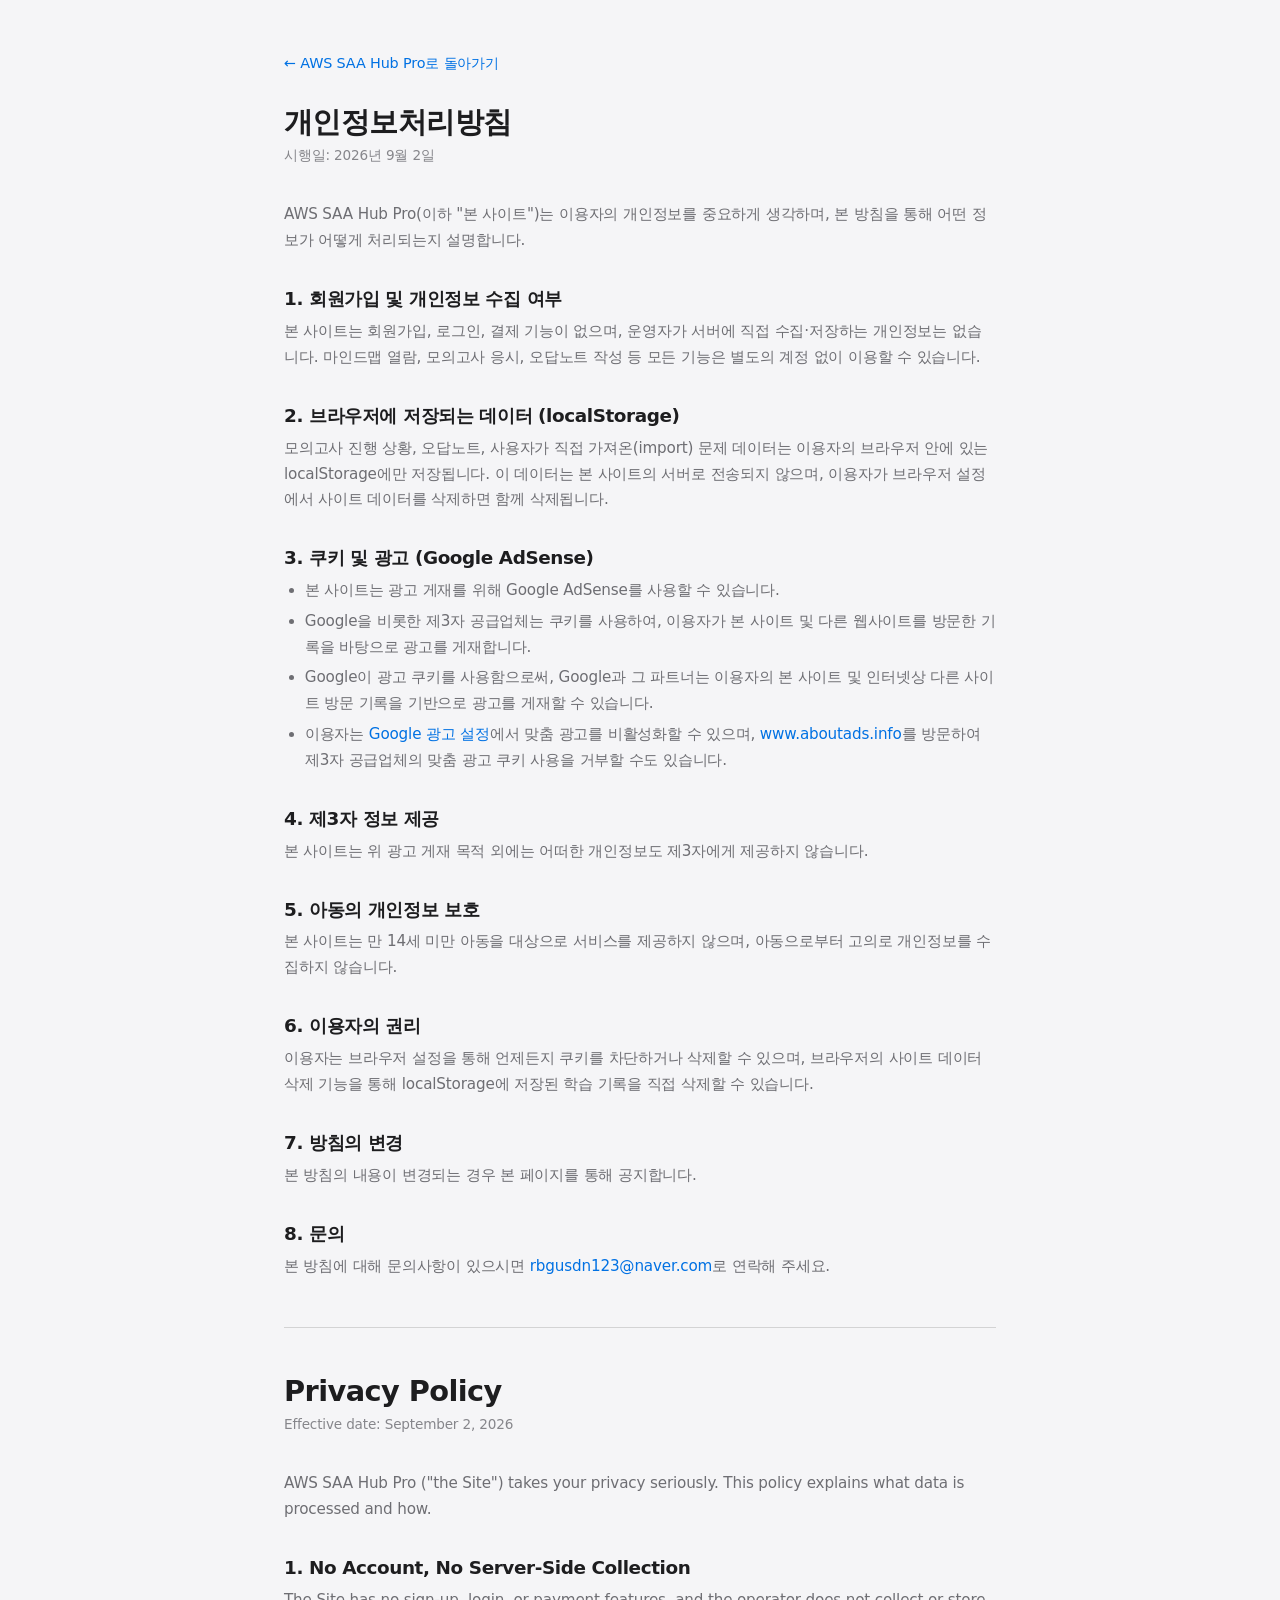
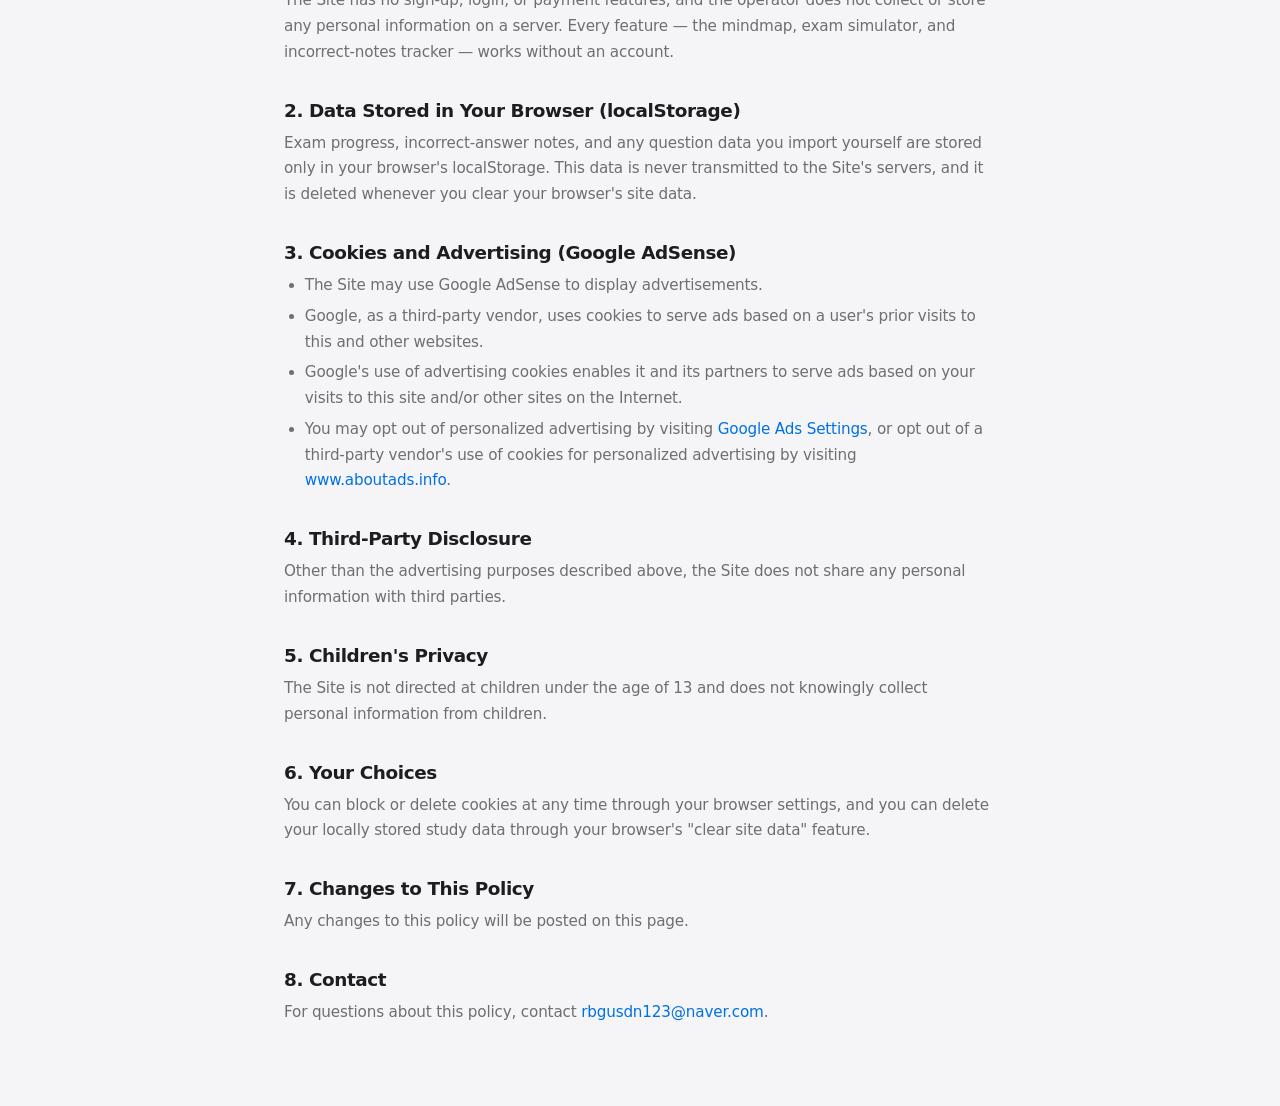
<file: privacy.html>
<!DOCTYPE html>
<html lang="ko">
<head>
  <meta charset="UTF-8">
  <meta name="viewport" content="width=device-width, initial-scale=1.0">
  <title>개인정보처리방침 | AWS SAA Hub Pro</title>
  <meta name="description" content="Privacy Policy for AWS SAA Hub Pro.">
  <meta name="robots" content="noindex">
  <link rel="stylesheet" href="styles.css">
</head>
<body>
  <div class="legal-page">
    <a class="legal-back" href="index.html">&larr; AWS SAA Hub Pro로 돌아가기</a>

    <h1>개인정보처리방침</h1>
    <p class="legal-meta">시행일: 2026년 9월 2일</p>

    <p>AWS SAA Hub Pro(이하 "본 사이트")는 이용자의 개인정보를 중요하게 생각하며, 본 방침을 통해 어떤 정보가 어떻게 처리되는지 설명합니다.</p>

    <h2>1. 회원가입 및 개인정보 수집 여부</h2>
    <p>본 사이트는 회원가입, 로그인, 결제 기능이 없으며, 운영자가 서버에 직접 수집·저장하는 개인정보는 없습니다. 마인드맵 열람, 모의고사 응시, 오답노트 작성 등 모든 기능은 별도의 계정 없이 이용할 수 있습니다.</p>

    <h2>2. 브라우저에 저장되는 데이터 (localStorage)</h2>
    <p>모의고사 진행 상황, 오답노트, 사용자가 직접 가져온(import) 문제 데이터는 이용자의 브라우저 안에 있는 localStorage에만 저장됩니다. 이 데이터는 본 사이트의 서버로 전송되지 않으며, 이용자가 브라우저 설정에서 사이트 데이터를 삭제하면 함께 삭제됩니다.</p>

    <h2>3. 쿠키 및 광고 (Google AdSense)</h2>
    <ul>
      <li>본 사이트는 광고 게재를 위해 Google AdSense를 사용할 수 있습니다.</li>
      <li>Google을 비롯한 제3자 공급업체는 쿠키를 사용하여, 이용자가 본 사이트 및 다른 웹사이트를 방문한 기록을 바탕으로 광고를 게재합니다.</li>
      <li>Google이 광고 쿠키를 사용함으로써, Google과 그 파트너는 이용자의 본 사이트 및 인터넷상 다른 사이트 방문 기록을 기반으로 광고를 게재할 수 있습니다.</li>
      <li>이용자는 <a href="https://adssettings.google.com/" target="_blank" rel="noopener">Google 광고 설정</a>에서 맞춤 광고를 비활성화할 수 있으며, <a href="https://www.aboutads.info/choices/" target="_blank" rel="noopener">www.aboutads.info</a>를 방문하여 제3자 공급업체의 맞춤 광고 쿠키 사용을 거부할 수도 있습니다.</li>
    </ul>

    <h2>4. 제3자 정보 제공</h2>
    <p>본 사이트는 위 광고 게재 목적 외에는 어떠한 개인정보도 제3자에게 제공하지 않습니다.</p>

    <h2>5. 아동의 개인정보 보호</h2>
    <p>본 사이트는 만 14세 미만 아동을 대상으로 서비스를 제공하지 않으며, 아동으로부터 고의로 개인정보를 수집하지 않습니다.</p>

    <h2>6. 이용자의 권리</h2>
    <p>이용자는 브라우저 설정을 통해 언제든지 쿠키를 차단하거나 삭제할 수 있으며, 브라우저의 사이트 데이터 삭제 기능을 통해 localStorage에 저장된 학습 기록을 직접 삭제할 수 있습니다.</p>

    <h2>7. 방침의 변경</h2>
    <p>본 방침의 내용이 변경되는 경우 본 페이지를 통해 공지합니다.</p>

    <h2>8. 문의</h2>
    <p>본 방침에 대해 문의사항이 있으시면 <a href="mailto:rbgusdn123@naver.com">rbgusdn123@naver.com</a>로 연락해 주세요.</p>

    <hr class="legal-lang-divider">

    <h1>Privacy Policy</h1>
    <p class="legal-meta">Effective date: September 2, 2026</p>

    <p>AWS SAA Hub Pro ("the Site") takes your privacy seriously. This policy explains what data is processed and how.</p>

    <h2>1. No Account, No Server-Side Collection</h2>
    <p>The Site has no sign-up, login, or payment features, and the operator does not collect or store any personal information on a server. Every feature — the mindmap, exam simulator, and incorrect-notes tracker — works without an account.</p>

    <h2>2. Data Stored in Your Browser (localStorage)</h2>
    <p>Exam progress, incorrect-answer notes, and any question data you import yourself are stored only in your browser's localStorage. This data is never transmitted to the Site's servers, and it is deleted whenever you clear your browser's site data.</p>

    <h2>3. Cookies and Advertising (Google AdSense)</h2>
    <ul>
      <li>The Site may use Google AdSense to display advertisements.</li>
      <li>Google, as a third-party vendor, uses cookies to serve ads based on a user's prior visits to this and other websites.</li>
      <li>Google's use of advertising cookies enables it and its partners to serve ads based on your visits to this site and/or other sites on the Internet.</li>
      <li>You may opt out of personalized advertising by visiting <a href="https://adssettings.google.com/" target="_blank" rel="noopener">Google Ads Settings</a>, or opt out of a third-party vendor's use of cookies for personalized advertising by visiting <a href="https://www.aboutads.info/choices/" target="_blank" rel="noopener">www.aboutads.info</a>.</li>
    </ul>

    <h2>4. Third-Party Disclosure</h2>
    <p>Other than the advertising purposes described above, the Site does not share any personal information with third parties.</p>

    <h2>5. Children's Privacy</h2>
    <p>The Site is not directed at children under the age of 13 and does not knowingly collect personal information from children.</p>

    <h2>6. Your Choices</h2>
    <p>You can block or delete cookies at any time through your browser settings, and you can delete your locally stored study data through your browser's "clear site data" feature.</p>

    <h2>7. Changes to This Policy</h2>
    <p>Any changes to this policy will be posted on this page.</p>

    <h2>8. Contact</h2>
    <p>For questions about this policy, contact <a href="mailto:rbgusdn123@naver.com">rbgusdn123@naver.com</a>.</p>
  </div>
</body>
</html>
</file>
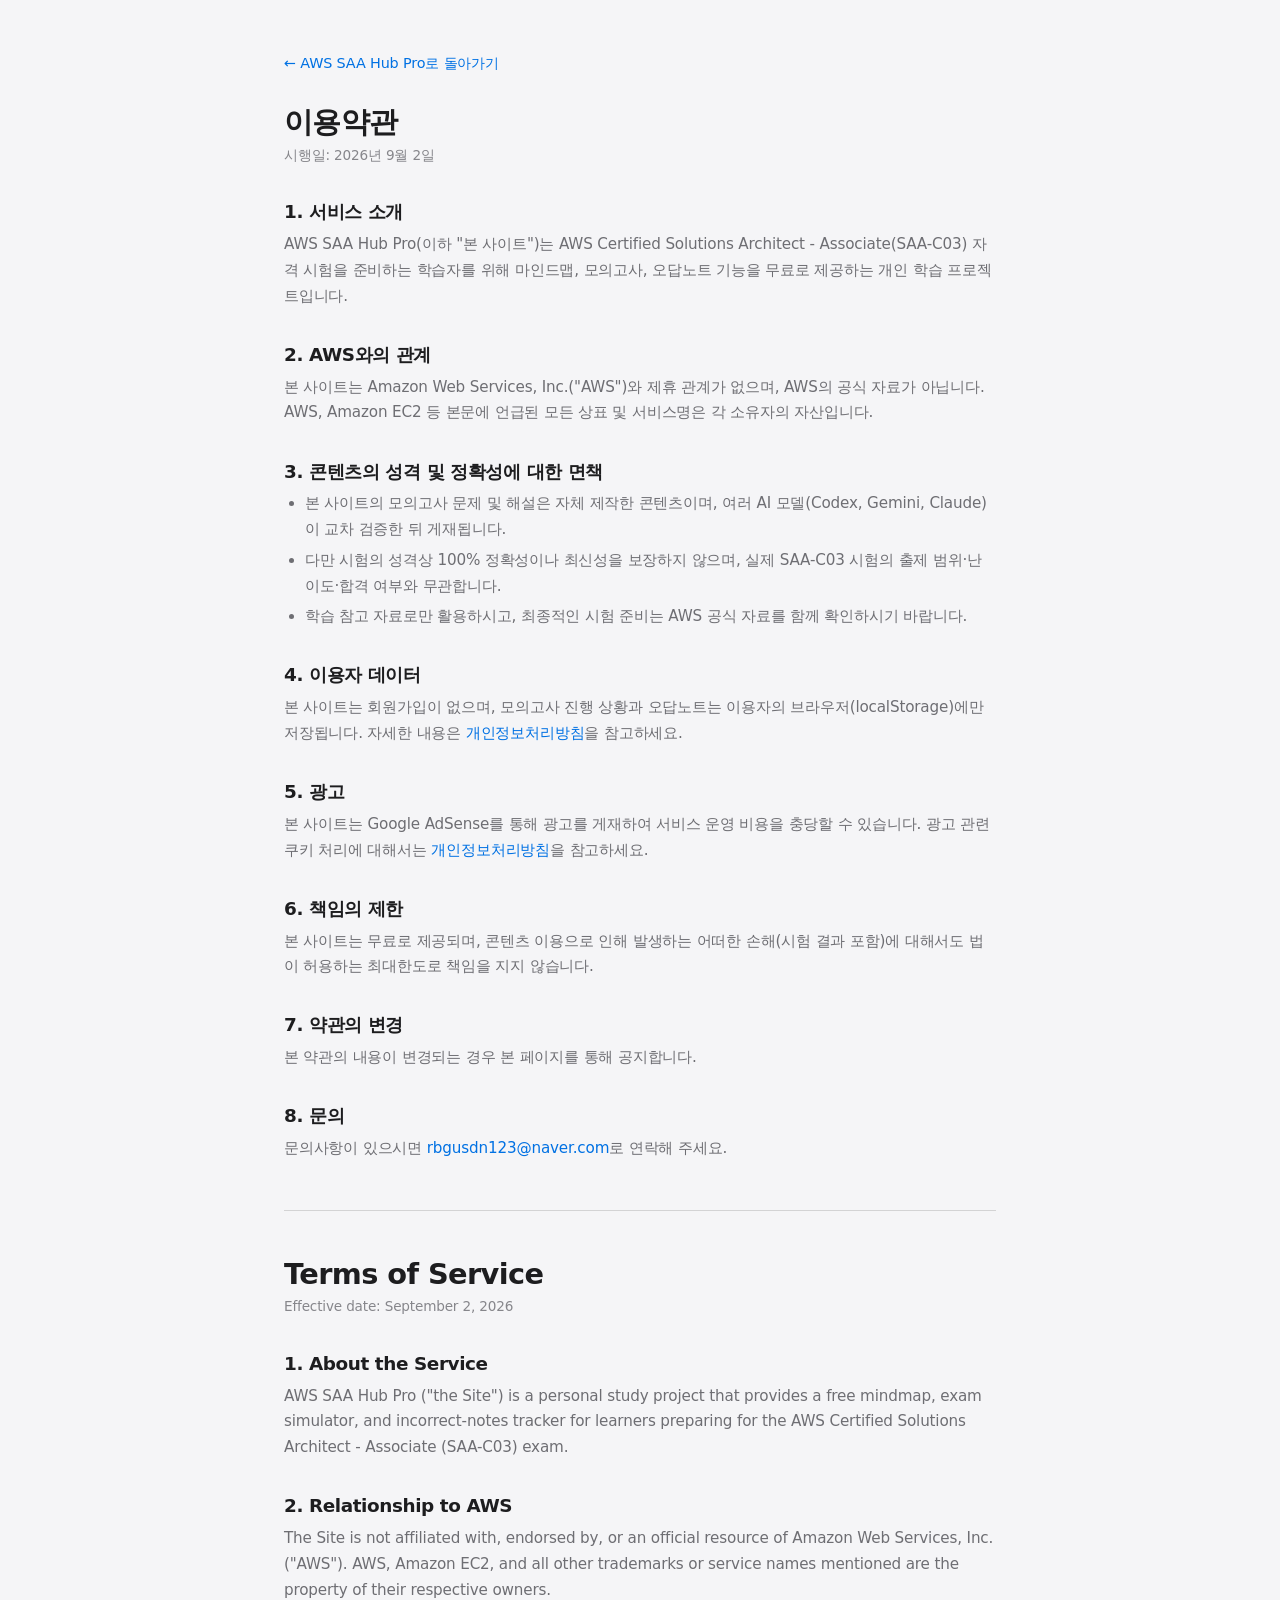
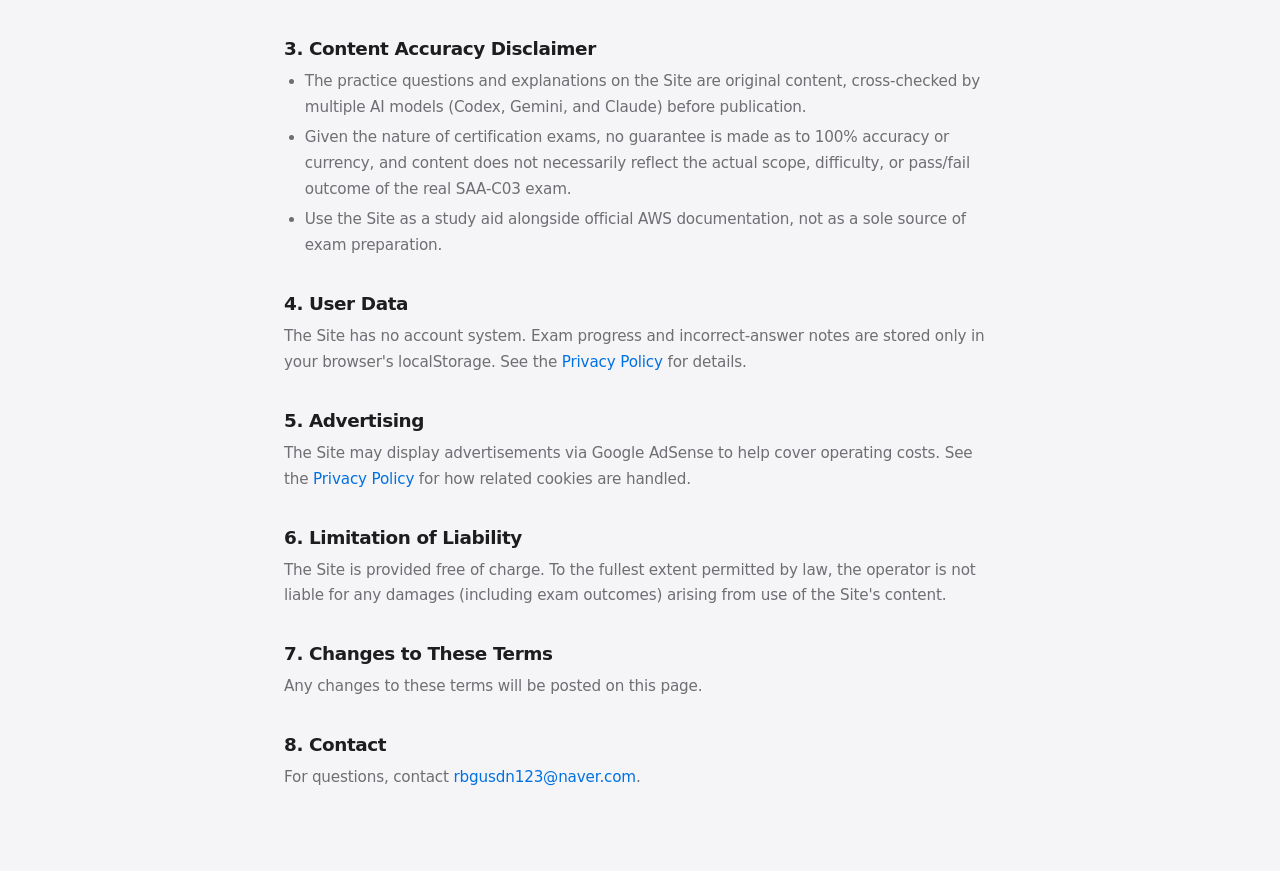
<file: terms.html>
<!DOCTYPE html>
<html lang="ko">
<head>
  <meta charset="UTF-8">
  <meta name="viewport" content="width=device-width, initial-scale=1.0">
  <title>이용약관 | AWS SAA Hub Pro</title>
  <meta name="description" content="Terms of Service for AWS SAA Hub Pro.">
  <meta name="robots" content="noindex">
  <link rel="stylesheet" href="styles.css">
</head>
<body>
  <div class="legal-page">
    <a class="legal-back" href="index.html">&larr; AWS SAA Hub Pro로 돌아가기</a>

    <h1>이용약관</h1>
    <p class="legal-meta">시행일: 2026년 9월 2일</p>

    <h2>1. 서비스 소개</h2>
    <p>AWS SAA Hub Pro(이하 "본 사이트")는 AWS Certified Solutions Architect - Associate(SAA-C03) 자격 시험을 준비하는 학습자를 위해 마인드맵, 모의고사, 오답노트 기능을 무료로 제공하는 개인 학습 프로젝트입니다.</p>

    <h2>2. AWS와의 관계</h2>
    <p>본 사이트는 Amazon Web Services, Inc.("AWS")와 제휴 관계가 없으며, AWS의 공식 자료가 아닙니다. AWS, Amazon EC2 등 본문에 언급된 모든 상표 및 서비스명은 각 소유자의 자산입니다.</p>

    <h2>3. 콘텐츠의 성격 및 정확성에 대한 면책</h2>
    <ul>
      <li>본 사이트의 모의고사 문제 및 해설은 자체 제작한 콘텐츠이며, 여러 AI 모델(Codex, Gemini, Claude)이 교차 검증한 뒤 게재됩니다.</li>
      <li>다만 시험의 성격상 100% 정확성이나 최신성을 보장하지 않으며, 실제 SAA-C03 시험의 출제 범위·난이도·합격 여부와 무관합니다.</li>
      <li>학습 참고 자료로만 활용하시고, 최종적인 시험 준비는 AWS 공식 자료를 함께 확인하시기 바랍니다.</li>
    </ul>

    <h2>4. 이용자 데이터</h2>
    <p>본 사이트는 회원가입이 없으며, 모의고사 진행 상황과 오답노트는 이용자의 브라우저(localStorage)에만 저장됩니다. 자세한 내용은 <a href="privacy.html">개인정보처리방침</a>을 참고하세요.</p>

    <h2>5. 광고</h2>
    <p>본 사이트는 Google AdSense를 통해 광고를 게재하여 서비스 운영 비용을 충당할 수 있습니다. 광고 관련 쿠키 처리에 대해서는 <a href="privacy.html">개인정보처리방침</a>을 참고하세요.</p>

    <h2>6. 책임의 제한</h2>
    <p>본 사이트는 무료로 제공되며, 콘텐츠 이용으로 인해 발생하는 어떠한 손해(시험 결과 포함)에 대해서도 법이 허용하는 최대한도로 책임을 지지 않습니다.</p>

    <h2>7. 약관의 변경</h2>
    <p>본 약관의 내용이 변경되는 경우 본 페이지를 통해 공지합니다.</p>

    <h2>8. 문의</h2>
    <p>문의사항이 있으시면 <a href="mailto:rbgusdn123@naver.com">rbgusdn123@naver.com</a>로 연락해 주세요.</p>

    <hr class="legal-lang-divider">

    <h1>Terms of Service</h1>
    <p class="legal-meta">Effective date: September 2, 2026</p>

    <h2>1. About the Service</h2>
    <p>AWS SAA Hub Pro ("the Site") is a personal study project that provides a free mindmap, exam simulator, and incorrect-notes tracker for learners preparing for the AWS Certified Solutions Architect - Associate (SAA-C03) exam.</p>

    <h2>2. Relationship to AWS</h2>
    <p>The Site is not affiliated with, endorsed by, or an official resource of Amazon Web Services, Inc. ("AWS"). AWS, Amazon EC2, and all other trademarks or service names mentioned are the property of their respective owners.</p>

    <h2>3. Content Accuracy Disclaimer</h2>
    <ul>
      <li>The practice questions and explanations on the Site are original content, cross-checked by multiple AI models (Codex, Gemini, and Claude) before publication.</li>
      <li>Given the nature of certification exams, no guarantee is made as to 100% accuracy or currency, and content does not necessarily reflect the actual scope, difficulty, or pass/fail outcome of the real SAA-C03 exam.</li>
      <li>Use the Site as a study aid alongside official AWS documentation, not as a sole source of exam preparation.</li>
    </ul>

    <h2>4. User Data</h2>
    <p>The Site has no account system. Exam progress and incorrect-answer notes are stored only in your browser's localStorage. See the <a href="privacy.html">Privacy Policy</a> for details.</p>

    <h2>5. Advertising</h2>
    <p>The Site may display advertisements via Google AdSense to help cover operating costs. See the <a href="privacy.html">Privacy Policy</a> for how related cookies are handled.</p>

    <h2>6. Limitation of Liability</h2>
    <p>The Site is provided free of charge. To the fullest extent permitted by law, the operator is not liable for any damages (including exam outcomes) arising from use of the Site's content.</p>

    <h2>7. Changes to These Terms</h2>
    <p>Any changes to these terms will be posted on this page.</p>

    <h2>8. Contact</h2>
    <p>For questions, contact <a href="mailto:rbgusdn123@naver.com">rbgusdn123@naver.com</a>.</p>
  </div>
</body>
</html>
</file>
<file: styles.css>
/* ==========================================================================
   AWS SAA-C03 Study Hub — design system

   Modelled on Apple's marketing/product pages: near-white and #f5f5f7 surfaces,
   #1d1d1f ink, one reserved accent blue, hairline separators, pill controls,
   generous whitespace, and tight negative tracking on headlines. No decorative
   borders, no texture, no gradients that call attention to themselves.
   ========================================================================== */

:root {
  /* --- surfaces */
  --bg:        #f5f5f7;   /* page — Apple's signature grey */
  --surface:   #ffffff;   /* cards, canvas */
  --surface-2: #fbfbfd;   /* recessed panels inside a card */
  --surface-3: #f5f5f7;   /* fills, tracks */

  /* --- ink */
  --ink:    #1d1d1f;
  --ink-2:  #6e6e73;
  --ink-3:  #86868b;

  /* --- hairlines (Apple separates with ~8% black, never a solid grey) */
  --hair:        rgba(0, 0, 0, 0.08);
  --hair-strong: rgba(0, 0, 0, 0.14);

  /* --- the single interactive accent; never used for category colour */
  --accent:      #0071e3;
  --accent-hov:  #0077ed;
  --accent-tint: rgba(0, 113, 227, 0.08);
  --focus-ring:  rgba(0, 113, 227, 0.32);

  /* --- semantic, from the iOS system palette */
  --green:      #248a3d;
  --green-tint: rgba(36, 138, 61, 0.08);
  --red:        #d70015;
  --red-tint:   rgba(215, 0, 21, 0.07);
  --amber:      #b25000;

  /* --- legacy aliases: app.js and index.html set a few colours inline */
  --text-main:      var(--ink);
  --text-muted:     var(--ink-2);
  --text-highlight: var(--ink);
  --accent-aws:     var(--accent);
  --accent-emerald: var(--green);
  --color-security: var(--red);
  --radius-sm:      10px;

  /* --- type. -apple-system first so Apple hardware gets real SF Pro. */
  --font: -apple-system, BlinkMacSystemFont, 'SF Pro Display', 'SF Pro Text',
          'Inter', 'Pretendard', 'Apple SD Gothic Neo', 'Noto Sans KR',
          'Malgun Gothic', system-ui, sans-serif;
  --font-mono: 'SF Mono', ui-monospace, SFMono-Regular, Menlo, Consolas, monospace;

  /* --- shape */
  --r-sm:   10px;
  --r-md:   14px;
  --r-lg:   18px;
  --r-xl:   22px;
  --r-pill: 980px;         /* Apple's button radius */

  /* --- elevation: barely there */
  --lift-1: 0 1px 2px rgba(0, 0, 0, 0.04), 0 1px 3px rgba(0, 0, 0, 0.03);
  --lift-2: 0 2px 6px rgba(0, 0, 0, 0.05), 0 8px 24px rgba(0, 0, 0, 0.05);
  --lift-3: 0 12px 40px rgba(0, 0, 0, 0.12);

  --ease: cubic-bezier(0.25, 0.1, 0.25, 1);
  --t-fast: 0.18s var(--ease);
  --t-mid:  0.32s var(--ease);
}

* { margin: 0; padding: 0; box-sizing: border-box; }

html { -webkit-text-size-adjust: 100%; }

body {
  font-family: var(--font);
  font-size: 17px;                 /* Apple's body size */
  font-weight: 400;
  line-height: 1.5;
  letter-spacing: -0.01em;
  color: var(--ink);
  background: var(--bg);
  min-height: 100vh;
  -webkit-font-smoothing: antialiased;
  -moz-osx-font-smoothing: grayscale;
}

h1, h2, h3, h4 {
  font-weight: 600;
  line-height: 1.1;
  letter-spacing: -0.022em;        /* tight tracking is the Apple tell */
}

a { color: var(--accent); text-decoration: none; }
a:hover { text-decoration: underline; }

::selection { background: rgba(0, 113, 227, 0.18); }

/* thin, unobtrusive scrollbars */
* { scrollbar-width: thin; scrollbar-color: rgba(0, 0, 0, 0.22) transparent; }
*::-webkit-scrollbar { width: 8px; height: 8px; }
*::-webkit-scrollbar-track { background: transparent; }
*::-webkit-scrollbar-thumb {
  background: rgba(0, 0, 0, 0.2);
  border-radius: var(--r-pill);
  border: 2px solid transparent;
  background-clip: content-box;
}
*::-webkit-scrollbar-thumb:hover { background: rgba(0, 0, 0, 0.34); background-clip: content-box; }

button:focus-visible, input:focus-visible, select:focus-visible,
summary:focus-visible, a:focus-visible, .mm-node:focus-visible {
  outline: none;
  box-shadow: 0 0 0 4px var(--focus-ring);
  border-radius: var(--r-sm);
}

.app-layout { display: flex; flex-direction: column; min-height: 100vh; }

/* ==========================================================================
   Navigation — translucent, hairline-separated, like the apple.com chrome
   ========================================================================== */
.navbar {
  position: sticky;
  top: 0;
  z-index: 40;
  display: flex;
  align-items: center;
  justify-content: space-between;
  gap: 1.5rem;
  flex-wrap: wrap;
  padding: 0.65rem 1.5rem;
  background: rgba(255, 255, 255, 0.72);
  backdrop-filter: saturate(180%) blur(20px);
  -webkit-backdrop-filter: saturate(180%) blur(20px);
  border-bottom: 1px solid var(--hair);
}

.brand-section {
  display: flex;
  align-items: center;
  gap: 0.7rem;
  cursor: pointer;
}

.brand-logo {
  font-size: 1.15rem;
  width: 32px;
  height: 32px;
  display: grid;
  place-items: center;
  background: var(--surface-3);
  border-radius: 50%;
  flex-shrink: 0;
}

.brand-info h1 {
  font-size: 1.06rem;
  font-weight: 600;
  display: flex;
  align-items: center;
  gap: 0.5rem;
  flex-wrap: wrap;
}

.badge-version {
  font-family: var(--font-mono);
  font-size: 0.62rem;
  font-weight: 500;
  letter-spacing: 0;
  color: var(--ink-2);
  background: var(--surface-3);
  padding: 2px 7px;
  border-radius: var(--r-pill);
  white-space: nowrap;
}

.brand-info p {
  font-size: 0.76rem;
  font-weight: 400;
  color: var(--ink-3);
  letter-spacing: 0;
}

/* --- iOS-style segmented control */
.nav-tabs {
  display: flex;
  gap: 2px;
  padding: 2px;
  background: rgba(120, 120, 128, 0.12);
  border-radius: var(--r-sm);
}

.nav-tab-btn {
  display: flex;
  align-items: center;
  gap: 0.35rem;
  padding: 0.34rem 0.85rem;
  border: none;
  background: transparent;
  border-radius: 8px;
  font-family: inherit;
  font-size: 0.82rem;
  font-weight: 500;
  letter-spacing: -0.01em;
  color: var(--ink);
  cursor: pointer;
  transition: background var(--t-fast), box-shadow var(--t-fast);
  white-space: nowrap;
}

.nav-tab-btn:hover { background: rgba(255, 255, 255, 0.5); }

.nav-tab-btn.active {
  background: var(--surface);
  box-shadow: var(--lift-1);
}

.badge-counter {
  font-family: var(--font-mono);
  font-size: 0.62rem;
  font-weight: 500;
  background: var(--red);
  color: #fff;
  padding: 0 5px;
  border-radius: var(--r-pill);
  min-width: 16px;
  text-align: center;
  letter-spacing: 0;
}

.nav-actions { display: flex; align-items: center; gap: 0.5rem; }

/* ==========================================================================
   Controls — pill buttons, Apple blue reserved for the primary action
   ========================================================================== */
.btn-primary, .btn-secondary, .btn-quiet, .lang-toggle-btn {
  font-family: inherit;
  font-size: 0.82rem;
  font-weight: 500;
  letter-spacing: -0.01em;
  display: inline-flex;
  align-items: center;
  gap: 0.4rem;
  padding: 0.42rem 1rem;
  border-radius: var(--r-pill);
  cursor: pointer;
  transition: background var(--t-fast), color var(--t-fast), border-color var(--t-fast);
  white-space: nowrap;
}

.btn-primary {
  background: var(--accent);
  color: #fff;
  border: 1px solid transparent;
}
.btn-primary:hover { background: var(--accent-hov); }

.btn-secondary, .lang-toggle-btn {
  background: var(--surface);
  color: var(--ink);
  border: 1px solid var(--hair-strong);
}
.btn-secondary:hover, .lang-toggle-btn:hover { background: var(--surface-3); }

.btn-quiet {
  background: transparent;
  color: var(--accent);
  border: 1px solid transparent;
  padding: 0.38rem 0.8rem;
}
.btn-quiet:hover { background: var(--accent-tint); }

/* a joined run of quiet buttons reads as one control */
.btn-group {
  display: flex;
  gap: 2px;
  padding: 2px;
  background: rgba(120, 120, 128, 0.1);
  border-radius: var(--r-sm);
}
.btn-group .btn-quiet {
  border-radius: 8px;
  color: var(--ink);
  padding: 0.3rem 0.7rem;
  font-size: 0.79rem;
}
.btn-group .btn-quiet:hover { background: rgba(255, 255, 255, 0.7); }
.btn-group .btn-quiet.is-active {
  background: var(--surface);
  color: var(--accent);
  box-shadow: 0 1px 3px rgba(0, 0, 0, 0.08);
}

.lang-toggle-btn { font-family: var(--font-mono); font-size: 0.73rem; letter-spacing: 0; }
.lang-active { color: var(--accent); font-weight: 500; }

/* ==========================================================================
   Layout
   ========================================================================== */
.main-view-container {
  flex: 1;
  width: 100%;
  max-width: 1580px;
  margin: 0 auto;
  padding: 1.5rem 1.5rem 3rem;
}

.tab-view { display: none; }
.tab-view.active { display: block; animation: enter 0.4s var(--ease); }

@keyframes enter {
  from { opacity: 0; transform: translateY(8px); }
  to   { opacity: 1; transform: none; }
}

/* ==========================================================================
   Mindmap toolbar
   ========================================================================== */
.kg-toolbar {
  display: flex;
  align-items: center;
  justify-content: space-between;
  gap: 1rem;
  flex-wrap: wrap;
  margin-bottom: 1.1rem;
}

.domain-filter-group { display: flex; gap: 0.3rem; flex-wrap: wrap; }

.domain-pill {
  font-family: inherit;
  font-size: 0.79rem;
  font-weight: 500;
  letter-spacing: -0.01em;
  color: var(--ink-2);
  background: var(--surface);
  border: 1px solid var(--hair);
  padding: 0.32rem 0.8rem;
  border-radius: var(--r-pill);
  cursor: pointer;
  transition: var(--t-fast);
}
.domain-pill:hover { color: var(--ink); border-color: var(--hair-strong); }

.domain-pill.active {
  color: #fff;
  background: var(--tone, var(--ink));
  border-color: transparent;
}

.kg-controls { display: flex; align-items: center; gap: 0.6rem; flex-wrap: wrap; }

.search-box { position: relative; min-width: 260px; }

.search-box input {
  width: 100%;
  font-family: inherit;
  font-size: 0.84rem;
  letter-spacing: -0.01em;
  color: var(--ink);
  background: rgba(120, 120, 128, 0.1);
  border: 1px solid transparent;
  border-radius: var(--r-sm);
  padding: 0.44rem 0.8rem 0.44rem 2rem;
  transition: var(--t-fast);
}
.search-box input::placeholder { color: var(--ink-3); }
.search-box input:focus {
  outline: none;
  background: var(--surface);
  border-color: var(--hair-strong);
  box-shadow: 0 0 0 4px var(--focus-ring);
}
.search-box .search-icon {
  position: absolute;
  left: 0.65rem;
  top: 50%;
  transform: translateY(-50%);
  font-size: 0.78rem;
  opacity: 0.42;
  pointer-events: none;
}

/* ==========================================================================
   Mindmap canvas
   ========================================================================== */
.kg-stage {
  display: flex;
  gap: 1.1rem;
  height: calc(100vh - 200px);
  min-height: 580px;
}

.mm-canvas-wrapper {
  position: relative;
  flex: 1;
  min-width: 0;
  overflow: hidden;
  background: var(--surface);
  border-radius: var(--r-xl);
  box-shadow: var(--lift-1);
  cursor: grab;
  /* pan-y: native vertical scroll passes through for a single finger;
     two-finger pinch is handled by app.js instead of the browser's
     native page-zoom (which pan-y already excludes). */
  touch-action: pan-y;
}
.mm-canvas-wrapper.is-panning { cursor: grabbing; }

.mm-viewport {
  position: absolute;
  top: 0;
  left: 0;
  transform-origin: 0 0;
  will-change: transform;
}

.mm-viewport > svg {
  position: absolute;
  top: 0;
  left: 0;
  overflow: visible;
  pointer-events: none;
}

.mm-link {
  fill: none;
  stroke-width: 1.5;
  stroke-opacity: 0.28;
  stroke-linecap: round;
}

.mm-nodes { position: relative; }

/* --- tree nodes: white cards with a small colour dot, not a coloured slab */
.mm-node {
  position: absolute;
  display: flex;
  align-items: center;
  gap: 0.5rem;
  text-align: left;
  font-family: inherit;
  letter-spacing: -0.012em;
  padding: 9px 13px;
  background: var(--surface);
  border: 1px solid var(--hair);
  border-radius: 12px;
  color: var(--ink);
  cursor: pointer;
  box-shadow: var(--lift-1);
  transition: box-shadow var(--t-fast), border-color var(--t-fast), transform var(--t-fast);
}

.mm-node::before {
  content: '';
  width: 7px;
  height: 7px;
  border-radius: 50%;
  background: var(--tone, var(--ink-3));
  flex-shrink: 0;
}

.mm-node:hover {
  box-shadow: var(--lift-2);
  border-color: var(--hair-strong);
  transform: translateY(-1px);
  z-index: 3;
}

.mm-node-label {
  flex: 1;
  min-width: 0;
  overflow-wrap: anywhere;
  line-height: 19px;
}

.mm-node-badge {
  flex-shrink: 0;
  font-family: var(--font-mono);
  font-size: 0.66rem;
  font-weight: 500;
  letter-spacing: 0;
  color: var(--ink-2);
  background: var(--surface-3);
  border-radius: var(--r-pill);
  padding: 0 6px;
  line-height: 17px;
}
.mm-node-badge.is-quiet { color: var(--ink-3); }

.mm-node.is-selected {
  border-color: var(--accent);
  box-shadow: 0 0 0 3.5px var(--focus-ring), var(--lift-2);
  z-index: 4;
}

.mm-node.is-match {
  border-color: var(--amber);
  box-shadow: 0 0 0 3px rgba(178, 80, 0, 0.16), var(--lift-1);
}

/* depth-specific emphasis, by weight and size only */
.mm-root {
  font-size: 15px;
  font-weight: 600;
  background: var(--ink);
  color: #fff;
  border-color: transparent;
}
.mm-root::before { background: rgba(255, 255, 255, 0.55); }
.mm-root:hover { border-color: transparent; }

.mm-cat    { font-size: 14px; font-weight: 600; }
.mm-concept{ font-size: 13.5px; font-weight: 500; }

.mm-point {
  font-size: 12.5px;
  font-weight: 400;
  color: var(--ink-2);
  background: var(--surface-2);
}
.mm-point::before { width: 5px; height: 5px; opacity: 0.7; }
.mm-point:hover { background: var(--surface); }

/* "show N more" — the folded tail of a category in summary view */
.mm-more {
  font-size: 12.5px;
  font-weight: 500;
  color: var(--accent);
  background: transparent;
  border-style: dashed;
  border-color: var(--hair-strong);
  box-shadow: none;
}
.mm-more::before { display: none; }
.mm-more:hover { background: var(--accent-tint); border-color: var(--accent); }

/* --- canvas overlays */
.mm-hud, .mm-hint {
  position: absolute;
  font-size: 0.7rem;
  letter-spacing: -0.005em;
  color: var(--ink-3);
  pointer-events: none;
  background: rgba(255, 255, 255, 0.76);
  backdrop-filter: saturate(180%) blur(14px);
  -webkit-backdrop-filter: saturate(180%) blur(14px);
  border-radius: var(--r-pill);
  padding: 0.26rem 0.75rem;
}
.mm-hud { top: 0.85rem; right: 0.85rem; font-family: var(--font-mono); letter-spacing: 0; }
.mm-hint { bottom: 0.85rem; left: 0.85rem; max-width: calc(100% - 2rem); }

/* ==========================================================================
   Reading panel
   ========================================================================== */
.mm-panel {
  width: 560px;
  flex-shrink: 0;
  min-height: 0;
  overflow-y: auto;
  overscroll-behavior: contain;
  background: var(--surface);
  border-radius: var(--r-xl);
  box-shadow: var(--lift-1);
  padding: 1.75rem 1.75rem 2.5rem;
}

.mm-intro { text-align: center; padding: 3rem 0.5rem; color: var(--ink-2); }
.mm-intro-icon { font-size: 2rem; margin-bottom: 0.9rem; }
.mm-intro h3 { font-size: 1.55rem; color: var(--ink); margin-bottom: 0.9rem; }
.mm-intro p { font-size: 0.9rem; line-height: 1.6; text-align: left; }
.mm-intro-hint {
  margin-top: 1.2rem;
  padding: 0.9rem 1rem;
  background: var(--surface-3);
  border-radius: var(--r-md);
  font-size: 0.84rem !important;
  color: var(--ink-2);
  text-align: left;
}

.mm-panel-head { padding-bottom: 1.1rem; border-bottom: 1px solid var(--hair); }
.mm-panel-head h3 {
  font-size: 1.9rem;
  font-weight: 600;
  letter-spacing: -0.028em;
  color: var(--ink);
}
.mm-panel-sub {
  display: flex;
  align-items: center;
  gap: 0.5rem;
  margin-top: 0.6rem;
  flex-wrap: wrap;
}
.mm-chip {
  font-size: 0.71rem;
  font-weight: 500;
  color: #fff;
  background: var(--tone, var(--ink-2));
  padding: 2px 9px;
  border-radius: var(--r-pill);
}
.mm-panel-count {
  font-family: var(--font-mono);
  font-size: 0.72rem;
  letter-spacing: 0;
  color: var(--ink-3);
}
.mm-panel-alt { margin-top: 0.35rem; font-size: 0.78rem; color: var(--ink-3); }

.mm-gist {
  font-size: 1.16rem;
  font-weight: 500;
  line-height: 1.45;
  letter-spacing: -0.019em;
  color: var(--ink);
  margin: 1.3rem 0 0.2rem;
}

.mm-section {
  font-size: 0.72rem;
  font-weight: 600;
  letter-spacing: 0.05em;
  text-transform: uppercase;
  color: var(--ink-3);
  margin: 2rem 0 0.7rem;
}

.mm-body { font-size: 0.9rem; line-height: 1.62; color: var(--ink); }
.mm-body p + p { margin-top: 0.8rem; }

/* "what the exam is testing" — a recessed aside, not body copy */
.mm-why {
  padding: 1rem 1.1rem;
  background: var(--surface-3);
  border-radius: var(--r-md);
  font-size: 0.875rem !important;
}
.mm-why p { color: var(--ink-2); }

/* --- exam points */
.mm-points { display: flex; flex-direction: column; gap: 0.5rem; }

.mm-keypoint {
  padding: 0.9rem 1.05rem;
  background: var(--surface-2);
  border: 1px solid var(--hair);
  border-radius: var(--r-md);
}
.mm-keypoint.is-active {
  border-color: var(--accent);
  box-shadow: 0 0 0 3px var(--accent-tint);
}

.mm-point-title {
  font-size: 0.95rem;
  font-weight: 600;
  letter-spacing: -0.017em;
  color: var(--ink);
  margin-bottom: 0.35rem;
}
.mm-point-body { font-size: 0.855rem; line-height: 1.62; color: var(--ink-2); }

.mm-pattern {
  font-family: var(--font-mono);
  font-size: 0.78rem;
  line-height: 1.65;
  letter-spacing: 0;
  color: var(--green);
  background: var(--green-tint);
  border-radius: var(--r-md);
  padding: 0.85rem 1rem;
}

/* --- traps */
.mm-traps { display: flex; flex-direction: column; gap: 0.45rem; }

.mm-trap {
  position: relative;
  font-size: 0.855rem;
  line-height: 1.62;
  color: var(--ink);
  background: var(--red-tint);
  border-radius: var(--r-md);
  padding: 0.75rem 0.95rem 0.75rem 2.1rem;
}
.mm-trap::before {
  content: '';
  position: absolute;
  left: 0.9rem;
  top: 1.06rem;
  width: 8px;
  height: 8px;
  border-radius: 50%;
  background: var(--red);
}

/* --- confusable pairs */
.mm-compares { display: flex; flex-direction: column; gap: 0.5rem; }

.mm-compare {
  background: var(--surface-2);
  border: 1px solid var(--hair);
  border-radius: var(--r-md);
  padding: 0.85rem 1rem;
}

.mm-compare-head {
  display: flex;
  align-items: center;
  gap: 0.45rem;
  flex-wrap: wrap;
  margin-bottom: 0.45rem;
}
.mm-compare-head span {
  font-size: 0.9rem;
  font-weight: 600;
  letter-spacing: -0.017em;
  color: var(--ink);
}
.mm-compare-head em {
  font-style: normal;
  font-family: var(--font-mono);
  font-size: 0.64rem;
  letter-spacing: 0.02em;
  color: var(--ink-3);
  background: var(--surface-3);
  border-radius: var(--r-pill);
  padding: 1px 7px;
}
.mm-compare-rule { font-size: 0.845rem; line-height: 1.62; color: var(--ink-2); }

/* --- cross-link chips */
.mm-neighbours { display: flex; flex-wrap: wrap; gap: 0.35rem; }

.mm-neighbour {
  display: inline-flex;
  align-items: center;
  gap: 0.4rem;
  font-family: inherit;
  font-size: 0.8rem;
  letter-spacing: -0.01em;
  color: var(--ink);
  background: var(--surface);
  border: 1px solid var(--hair-strong);
  border-radius: var(--r-pill);
  padding: 0.28rem 0.7rem 0.28rem 0.6rem;
  cursor: pointer;
  transition: var(--t-fast);
}
.mm-neighbour::before {
  content: '';
  width: 6px;
  height: 6px;
  border-radius: 50%;
  background: var(--tone, var(--ink-3));
}
.mm-neighbour:hover { background: var(--surface-3); }
.mm-neighbour em {
  font-family: var(--font-mono);
  font-style: normal;
  font-size: 0.68rem;
  letter-spacing: 0;
  color: var(--ink-3);
}

/* --- category listing */
.mm-cat-list { display: flex; flex-direction: column; gap: 1px; }

.mm-cat-row {
  display: grid;
  grid-template-columns: 1fr auto;
  gap: 0.15rem 0.6rem;
  text-align: left;
  font-family: inherit;
  background: transparent;
  border: none;
  border-bottom: 1px solid var(--hair);
  padding: 0.85rem 0.2rem;
  cursor: pointer;
  transition: var(--t-fast);
}
.mm-cat-row:last-child { border-bottom: none; }
.mm-cat-row:hover { background: var(--surface-3); border-radius: var(--r-sm); }
.mm-cat-row-name {
  display: flex;
  align-items: center;
  gap: 0.45rem;
  font-size: 0.92rem;
  font-weight: 500;
  letter-spacing: -0.015em;
  color: var(--ink);
}
/* carries the branch colour, matching the dot on the tree node */
.mm-cat-row-name::before {
  content: '';
  width: 6px;
  height: 6px;
  border-radius: 50%;
  background: var(--tone, var(--ink-3));
  flex-shrink: 0;
}
.mm-cat-row em {
  font-family: var(--font-mono);
  font-style: normal;
  font-size: 0.7rem;
  letter-spacing: 0;
  color: var(--ink-3);
}
.mm-cat-row-sum {
  grid-column: 1 / -1;
  font-size: 0.82rem;
  line-height: 1.5;
  color: var(--ink-2);
}

.mm-wide-btn { width: 100%; justify-content: center; margin-top: 1.4rem; }

/* --- source questions */
.mm-notice {
  font-size: 0.8rem;
  line-height: 1.55;
  color: var(--ink-2);
  background: var(--surface-3);
  border-radius: var(--r-md);
  padding: 0.75rem 0.9rem;
  margin-bottom: 0.7rem;
}

.mm-plain {
  background: var(--surface-3);
  border-left: 3px solid var(--color-security, #0071e3);
  border-radius: var(--r-md);
  padding: 0.75rem 0.9rem;
}

.mm-questions { display: flex; flex-direction: column; gap: 1px; }

.mm-question {
  background: var(--surface);
  border-bottom: 1px solid var(--hair);
  overflow: hidden;
}
.mm-question:last-child { border-bottom: none; }
.mm-question[open] {
  background: var(--surface-2);
  border-radius: var(--r-md);
  border-bottom-color: transparent;
  margin: 0.3rem 0;
}

.mm-question summary {
  display: flex;
  align-items: center;
  gap: 0.45rem;
  padding: 0.62rem 0.6rem;
  font-size: 0.8rem;
  cursor: pointer;
  list-style: none;
  border-radius: var(--r-sm);
}
.mm-question summary::-webkit-details-marker { display: none; }
.mm-question summary:hover { background: var(--surface-3); }

.mm-q-tag {
  font-family: var(--font-mono);
  font-size: 0.7rem;
  letter-spacing: 0;
  color: var(--accent);
  flex-shrink: 0;
}
.mm-q-flag {
  font-size: 0.62rem;
  font-weight: 500;
  color: var(--ink-2);
  background: var(--surface-3);
  border-radius: var(--r-pill);
  padding: 1px 6px;
  flex-shrink: 0;
}
.mm-q-flag.is-untranslated {
  font-family: var(--font-mono);
  letter-spacing: 0;
  color: #fff;
  background: var(--ink-3);
}
.mm-q-preview {
  color: var(--ink-3);
  white-space: nowrap;
  overflow: hidden;
  text-overflow: ellipsis;
  min-width: 0;
}

.mm-q-body { padding: 0.2rem 0.85rem 0.85rem; }
.mm-q-body p { font-size: 0.855rem; line-height: 1.62; margin: 0.7rem 0; }
.mm-q-body ol { list-style: none; display: flex; flex-direction: column; gap: 0.4rem; }
.mm-q-body li {
  display: flex;
  gap: 0.55rem;
  font-size: 0.83rem;
  line-height: 1.55;
  color: var(--ink-2);
}
.mm-q-marker {
  font-family: var(--font-mono);
  font-size: 0.76rem;
  letter-spacing: 0;
  color: var(--ink-3);
  flex-shrink: 0;
}

.mm-q-original {
  margin-top: 0.85rem;
  padding-top: 0.7rem;
  border-top: 1px solid var(--hair);
}
.mm-q-original summary {
  font-size: 0.75rem;
  color: var(--accent);
  padding: 0;
  background: none;
}
.mm-q-original summary::-webkit-details-marker { display: none; }
.mm-q-original summary::before { content: '\203A\00A0'; }        /* › */
.mm-q-original[open] summary::before { content: '\2039\00A0'; }  /* ‹ */
.mm-q-original summary:hover { background: none; text-decoration: underline; }
.mm-q-original p, .mm-q-original li { color: var(--ink-3); }

.mm-more {
  width: 100%;
  margin-top: 0.7rem;
  font-family: inherit;
  font-size: 0.79rem;
  font-weight: 500;
  color: var(--accent);
  background: transparent;
  border: 1px solid var(--hair-strong);
  border-radius: var(--r-pill);
  padding: 0.48rem;
  cursor: pointer;
  transition: var(--t-fast);
}
.mm-more:hover { background: var(--accent-tint); }

/* --- Notion export */
.mm-export {
  background: var(--surface-3);
  border-radius: var(--r-lg);
  padding: 1.1rem 1.15rem;
}
.mm-export-hint { font-size: 0.82rem; line-height: 1.55; color: var(--ink-2); margin-bottom: 0.9rem; }
.mm-export-row { display: flex; flex-direction: column; gap: 0.5rem; }
.mm-export-group {
  display: grid;
  grid-template-columns: 1fr auto auto;
  align-items: center;
  gap: 0.35rem;
}
.mm-export-label { font-size: 0.84rem; color: var(--ink); }
.mm-export-btn {
  font-family: inherit;
  font-size: 0.75rem;
  font-weight: 500;
  color: var(--accent);
  background: var(--surface);
  border: 1px solid var(--hair-strong);
  border-radius: var(--r-pill);
  padding: 0.26rem 0.7rem;
  cursor: pointer;
  transition: var(--t-fast);
  white-space: nowrap;
}
.mm-export-btn:hover { background: var(--accent); color: #fff; border-color: transparent; }

/* ==========================================================================
   Modals
   ========================================================================== */
.modal-overlay {
  position: fixed;
  inset: 0;
  background: rgba(0, 0, 0, 0.32);
  backdrop-filter: blur(4px);
  -webkit-backdrop-filter: blur(4px);
  display: flex;
  align-items: center;
  justify-content: center;
  padding: 1.5rem;
  opacity: 0;
  visibility: hidden;
  transition: var(--t-mid);
  z-index: 100;
}
.modal-overlay.active { opacity: 1; visibility: visible; }

.inspector-modal {
  width: 100%;
  max-width: 780px;
  max-height: 88vh;
  display: flex;
  flex-direction: column;
  background: var(--surface);
  border-radius: var(--r-xl);
  box-shadow: var(--lift-3);
  transform: scale(0.98);
  transition: var(--t-mid);
  overflow: hidden;
}
.modal-overlay.active .inspector-modal { transform: none; }

.inspector-header {
  display: flex;
  align-items: flex-start;
  justify-content: space-between;
  gap: 1rem;
  padding: 1.4rem 1.6rem;
  border-bottom: 1px solid var(--hair);
}
.inspector-title-area { display: flex; align-items: center; gap: 0.85rem; }
.inspector-icon {
  font-size: 1.3rem;
  width: 42px;
  height: 42px;
  display: grid;
  place-items: center;
  background: var(--surface-3);
  border-radius: 12px;
  flex-shrink: 0;
}
.inspector-header h2 { font-size: 1.4rem; letter-spacing: -0.024em; }

.service-badge {
  display: inline-block;
  font-size: 0.72rem;
  color: var(--ink-2);
  background: var(--surface-3);
  padding: 2px 9px;
  border-radius: var(--r-pill);
  margin-top: 0.3rem;
}

.close-btn {
  font-size: 1.15rem;
  line-height: 1;
  width: 30px;
  height: 30px;
  color: var(--ink-2);
  background: var(--surface-3);
  border: none;
  border-radius: 50%;
  cursor: pointer;
  transition: var(--t-fast);
}
.close-btn:hover { background: var(--hair-strong); color: var(--ink); }

.inspector-body {
  padding: 1.5rem 1.6rem;
  overflow-y: auto;
  display: flex;
  flex-direction: column;
  gap: 1.75rem;
}

.inspector-section-title {
  display: flex;
  align-items: center;
  gap: 0.4rem;
  font-size: 0.72rem;
  font-weight: 600;
  letter-spacing: 0.05em;
  text-transform: uppercase;
  color: var(--ink-3);
  margin-bottom: 0.7rem;
}

.inspector-desc-box {
  font-size: 0.9rem;
  line-height: 1.65;
  color: var(--ink);
  background: var(--surface-2);
  border: 1px solid var(--hair);
  border-radius: var(--r-md);
  padding: 1rem 1.1rem;
}

.exam-tips-list { list-style: none; display: flex; flex-direction: column; gap: 0.45rem; }
.exam-tips-list li {
  font-size: 0.875rem;
  line-height: 1.6;
  color: var(--ink);
  background: var(--surface-2);
  border: 1px solid var(--hair);
  border-radius: var(--r-md);
  padding: 0.8rem 1rem;
}

.architecture-pattern-box {
  font-family: var(--font-mono);
  font-size: 0.8rem;
  line-height: 1.65;
  letter-spacing: 0;
  color: var(--green);
  background: var(--green-tint);
  border-radius: var(--r-md);
  padding: 0.95rem 1.1rem;
}

.inspector-footer {
  display: flex;
  justify-content: flex-end;
  gap: 0.6rem;
  padding: 1.1rem 1.6rem;
  border-top: 1px solid var(--hair);
  background: var(--surface-2);
}
/* Concept Question Modal footer carries a reset action on the left and
   close/complete on the right, so it needs the two ends pushed apart. */
#modalConceptQuestions .inspector-footer { justify-content: space-between; }
.cq-footer-actions { display: flex; gap: 0.6rem; }

/* ==========================================================================
   Concept Question Modal — tips/practice tabs and in-modal quiz
   ========================================================================== */
.cq-tabbar {
  display: flex;
  gap: 0.4rem;
  padding: 0.85rem 1.6rem 0;
  border-bottom: 1px solid var(--hair);
}

.cq-tab-btn {
  display: flex;
  align-items: center;
  gap: 0.35rem;
  font-family: inherit;
  font-size: 0.83rem;
  font-weight: 500;
  color: var(--ink-2);
  background: none;
  border: none;
  padding: 0.6rem 0.9rem;
  cursor: pointer;
  border-bottom: 2px solid transparent;
  transition: var(--t-fast);
}
.cq-tab-btn:hover { color: var(--ink); }
.cq-tab-btn.active { color: var(--accent); border-bottom-color: var(--accent); }
.cq-tab-btn:disabled { color: var(--ink-3); cursor: not-allowed; opacity: 0.55; }

.cq-panel { display: flex; flex-direction: column; gap: 1.75rem; }
#cqPracticePanel { gap: 0.75rem; }

.cq-empty-state {
  font-size: 0.88rem;
  line-height: 1.6;
  color: var(--ink-2);
  background: var(--surface-2);
  border: 1px solid var(--hair);
  border-radius: var(--r-md);
  padding: 1rem 1.1rem;
}

.cq-practice-nav {
  display: flex;
  align-items: center;
  gap: 0.6rem;
}

.cq-nav-arrow { flex-shrink: 0; padding: 0.5rem 0.7rem; }

.cq-num-strip {
  display: flex;
  flex-wrap: wrap;
  gap: 5px;
  flex: 1;
}
.cq-num-strip .omr-node { width: 30px; }

/* ==========================================================================
   Exam simulator
   ========================================================================== */
.exam-header-banner {
  background: var(--surface);
  border-radius: var(--r-xl);
  padding: 3.5rem 2rem;
  text-align: center;
  box-shadow: var(--lift-1);
}
.exam-intro h2 {
  font-size: 2.4rem;
  letter-spacing: -0.03em;
  margin-bottom: 0.7rem;
}
.exam-intro p {
  font-size: 1.05rem;
  color: var(--ink-2);
  max-width: 620px;
  margin: 0 auto 2rem;
  line-height: 1.5;
}

.exam-config-bar { display: flex; justify-content: center; gap: 0.6rem; flex-wrap: wrap; }

.config-selector {
  font-family: inherit;
  font-size: 0.84rem;
  color: var(--ink);
  background: var(--surface);
  border: 1px solid var(--hair-strong);
  border-radius: var(--r-pill);
  padding: 0.44rem 1rem;
  cursor: pointer;
}
.config-selector:focus { outline: none; box-shadow: 0 0 0 4px var(--focus-ring); }

.exam-in-progress { display: flex; gap: 1.1rem; align-items: flex-start; }
.exam-main-panel { flex: 1; min-width: 0; }

.question-card {
  background: var(--surface);
  border-radius: var(--r-xl);
  padding: 1.9rem;
  box-shadow: var(--lift-1);
}
.question-card-header {
  display: flex;
  justify-content: space-between;
  align-items: center;
  gap: 1rem;
  padding-bottom: 1rem;
  border-bottom: 1px solid var(--hair);
}
.question-meta { display: flex; align-items: center; gap: 0.6rem; }
.q-number { font-family: var(--font-mono); font-size: 0.82rem; letter-spacing: 0; color: var(--accent); }
.q-difficulty {
  font-size: 0.68rem;
  font-weight: 500;
  letter-spacing: 0.03em;
  color: var(--ink-2);
  background: var(--surface-3);
  padding: 2px 9px;
  border-radius: var(--r-pill);
}

.btn-flag {
  display: inline-flex;
  align-items: center;
  gap: 0.3rem;
  font-family: inherit;
  font-size: 0.78rem;
  font-weight: 500;
  color: var(--ink-2);
  background: var(--surface-3);
  border: 1px solid transparent;
  border-radius: var(--r-pill);
  padding: 0.28rem 0.75rem;
  cursor: pointer;
  transition: var(--t-fast);
}
.btn-flag:hover { color: var(--ink); }
.btn-flag.flagged { color: #fff; background: var(--amber); }

.question-text {
  font-size: 1.05rem;
  line-height: 1.6;
  letter-spacing: -0.015em;
  color: var(--ink);
  margin: 1.4rem 0 1.6rem;
  overflow-wrap: break-word;
}

.options-list { display: flex; flex-direction: column; gap: 0.5rem; }

.option-item {
  display: flex;
  align-items: flex-start;
  gap: 0.8rem;
  background: var(--surface-2);
  border: 1.5px solid var(--hair);
  border-radius: var(--r-md);
  padding: 0.9rem 1rem;
  cursor: pointer;
  transition: var(--t-fast);
}
.option-item:hover { background: var(--surface-3); border-color: var(--hair-strong); }

.option-marker {
  font-family: var(--font-mono);
  font-size: 0.78rem;
  letter-spacing: 0;
  color: var(--ink-2);
  background: var(--surface);
  border: 1px solid var(--hair-strong);
  border-radius: 50%;
  width: 24px;
  height: 24px;
  display: grid;
  place-items: center;
  flex-shrink: 0;
}
.option-text { font-size: 0.9rem; line-height: 1.55; overflow-wrap: break-word; }

.option-item.selected { background: var(--accent-tint); border-color: var(--accent); }
.option-item.selected .option-marker { background: var(--accent); color: #fff; border-color: transparent; }
.option-item.correct { background: var(--green-tint); border-color: var(--green); }
.option-item.correct .option-marker { background: var(--green); color: #fff; border-color: transparent; }
.option-item.wrong { background: var(--red-tint); border-color: var(--red); }
.option-item.wrong .option-marker { background: var(--red); color: #fff; border-color: transparent; }

.option-item-multi .option-marker { border-radius: 6px; }
.option-item-multi.option-disabled { opacity: 0.5; cursor: not-allowed; }

.multi-answer-hint {
  font-size: 0.82rem;
  color: var(--ink-2);
  background: var(--surface-2);
  border: 1px dashed var(--hair);
  border-radius: var(--r-md);
  padding: 0.5rem 0.75rem;
  margin-bottom: 0.5rem;
}

.cq-autocomplete-hint {
  font-size: 0.8rem;
  color: var(--accent);
  background: var(--accent-tint);
  border-radius: var(--r-md);
  padding: 0.5rem 0.75rem;
  margin-bottom: 0.85rem;
}

.btn-check-answer {
  align-self: flex-start;
  margin-top: 0.75rem;
}
.btn-check-answer:disabled { opacity: 0.5; cursor: not-allowed; }

.explanation-box {
  margin-top: 1.5rem;
  background: var(--surface-3);
  border-radius: var(--r-lg);
  padding: 1.15rem 1.25rem;
}
.explanation-title {
  display: flex;
  align-items: center;
  gap: 0.35rem;
  font-size: 0.72rem;
  font-weight: 600;
  letter-spacing: 0.05em;
  text-transform: uppercase;
  color: var(--ink-3);
  margin-bottom: 0.6rem;
}
.explanation-content { font-size: 0.885rem; line-height: 1.62; color: var(--ink); overflow-wrap: break-word; }
.explanation-content p { margin: 0 0 0.85em; }
.explanation-content p:last-child { margin-bottom: 0; }
.explanation-content ul,
.explanation-content ol { margin: 0 0 0.85em; padding-left: 1.3em; display: flex; flex-direction: column; gap: 0.4em; }
.explanation-content ul:last-child,
.explanation-content ol:last-child { margin-bottom: 0; }
.explanation-content li { line-height: 1.55; }
.explanation-content .exp-heading {
  display: block;
  font-weight: 700;
  font-size: 0.78rem;
  letter-spacing: 0.03em;
  text-transform: uppercase;
  color: var(--ink-2);
  margin: 0.2em 0 0.6em;
}
.explanation-content .exp-divider { border: none; border-top: 1px solid var(--hair); margin: 1em 0; }
.explanation-content code {
  font-family: var(--font-mono);
  font-size: 0.85em;
  background: var(--surface-3);
  padding: 0.1em 0.35em;
  border-radius: 4px;
}

/* Structured per-option explanation: each option gets its own reasoning
   row, correctness derived from the answer field and letters assigned at
   render time from the option's current array position -- see
   renderExplanationStructured() in app.js. This can never cite a stale
   letter the way freeform prose could after options got reshuffled. */
.exp-summary { margin-bottom: 0.75rem; }
.exp-options-list { display: flex; flex-direction: column; gap: 0.55rem; }
.exp-option-row {
  display: flex;
  gap: 0.6rem;
  padding: 0.6rem 0.75rem;
  border-radius: var(--r-md);
  border: 1px solid var(--hair);
  background: var(--surface-2);
}
.exp-option-row.exp-opt-correct { background: var(--green-tint); border-color: var(--green); }
.exp-option-row.exp-opt-wrong { background: var(--red-tint); border-color: var(--red); }
.exp-option-marker { flex: 0 0 auto; font-weight: 700; font-size: 0.8rem; white-space: nowrap; }
.exp-option-row.exp-opt-correct .exp-option-marker { color: var(--green); }
.exp-option-row.exp-opt-wrong .exp-option-marker { color: var(--red); }
.exp-option-reason { font-size: 0.885rem; line-height: 1.55; color: var(--ink); overflow-wrap: break-word; }
.exp-option-reason p { margin: 0 0 0.6em; }
.exp-option-reason p:last-child { margin-bottom: 0; }

.exam-nav-bar { display: flex; justify-content: space-between; gap: 0.6rem; margin-top: 1rem; flex-wrap: wrap; }

.exam-sidebar-panel {
  width: 262px;
  flex-shrink: 0;
  display: flex;
  flex-direction: column;
  gap: 0.9rem;
  position: sticky;
  top: 86px;
}

.timer-card, .omr-sheet-card {
  background: var(--surface);
  border-radius: var(--r-lg);
  padding: 1.15rem;
  box-shadow: var(--lift-1);
}
.timer-card { text-align: center; }
.timer-title {
  font-size: 0.7rem;
  font-weight: 600;
  letter-spacing: 0.06em;
  text-transform: uppercase;
  color: var(--ink-3);
}
.timer-display {
  font-family: var(--font-mono);
  font-size: 2.1rem;
  font-weight: 500;
  letter-spacing: -0.02em;
  color: var(--ink);
  margin-top: 0.3rem;
  font-variant-numeric: tabular-nums;
}
.timer-display.warning { color: var(--red); }

.omr-sheet-title {
  display: flex;
  justify-content: space-between;
  align-items: baseline;
  font-size: 0.72rem;
  font-weight: 600;
  letter-spacing: 0.04em;
  text-transform: uppercase;
  color: var(--ink-3);
  margin-bottom: 0.8rem;
}

.omr-grid { display: grid; grid-template-columns: repeat(7, 1fr); gap: 5px; }

.omr-node {
  font-family: var(--font-mono);
  font-size: 0.7rem;
  letter-spacing: 0;
  aspect-ratio: 1;
  display: grid;
  place-items: center;
  color: var(--ink-2);
  background: var(--surface-3);
  border: 1.5px solid transparent;
  border-radius: 8px;
  cursor: pointer;
  transition: var(--t-fast);
}
.omr-node:hover { border-color: var(--hair-strong); }
.omr-node.answered { background: var(--green-tint); color: var(--green); }
.omr-node.flagged { background: rgba(178, 80, 0, 0.09); color: var(--amber); }
.omr-node.current { background: var(--accent); color: #fff; font-weight: 500; }
/* Concept-practice number strip: unlike the exam OMR sheet (graded only at
   submission, so "answered" just means filled-in), this quiz reveals each
   question immediately, so its numbers show correct/wrong once graded and a
   neutral in-progress mark for a still-unsubmitted multi-answer pick. */
.omr-node.in-progress { background: var(--accent-tint); color: var(--accent); }
.omr-node.is-correct { background: var(--green-tint); color: var(--green); }
.omr-node.is-wrong { background: var(--red-tint); color: var(--red); }

.exam-result-card {
  max-width: 640px;
  margin: 2rem auto;
  text-align: center;
  background: var(--surface);
  border-radius: var(--r-xl);
  padding: 3rem 2rem;
  box-shadow: var(--lift-2);
}
.result-status-badge {
  display: inline-block;
  font-size: 0.82rem;
  font-weight: 600;
  letter-spacing: -0.01em;
  padding: 0.34rem 1.2rem;
  border-radius: var(--r-pill);
  margin-bottom: 1.4rem;
}
.result-status-badge.pass { color: #fff; background: var(--green); }
.result-status-badge.fail { color: #fff; background: var(--red); }

.score-main {
  font-size: 4rem;
  font-weight: 600;
  letter-spacing: -0.04em;
  line-height: 1;
  color: var(--ink);
  font-variant-numeric: tabular-nums;
}
.score-meta { font-size: 0.9rem; color: var(--ink-2); margin-top: 0.8rem; }

.score-breakdown-grid {
  display: grid;
  grid-template-columns: repeat(auto-fit, minmax(120px, 1fr));
  gap: 0.7rem;
  margin: 2.2rem 0;
}
.breakdown-stat-box {
  background: var(--surface-3);
  border-radius: var(--r-md);
  padding: 1.1rem 0.5rem;
}
.stat-val {
  font-size: 1.6rem;
  font-weight: 600;
  letter-spacing: -0.025em;
  color: var(--ink);
  font-variant-numeric: tabular-nums;
}
.stat-lbl {
  font-size: 0.74rem;
  color: var(--ink-3);
  margin-top: 0.3rem;
}

/* ==========================================================================
   Incorrect notes
   ========================================================================== */
.incorrect-notes-header {
  display: flex;
  justify-content: space-between;
  align-items: flex-end;
  gap: 1rem;
  flex-wrap: wrap;
  margin-bottom: 1.5rem;
  padding-bottom: 1.2rem;
  border-bottom: 1px solid var(--hair);
}
.incorrect-notes-header h2 {
  font-size: 1.85rem !important;
  letter-spacing: -0.026em;
  color: var(--ink) !important;
}
.incorrect-notes-header p { color: var(--ink-2) !important; font-size: 0.9rem !important; }

.incorrect-list { display: flex; flex-direction: column; gap: 0.9rem; }

.incorrect-card {
  background: var(--surface);
  border-radius: var(--r-xl);
  padding: 1.6rem 1.75rem;
  box-shadow: var(--lift-1);
}
.incorrect-card-top {
  display: flex;
  justify-content: space-between;
  align-items: center;
  gap: 1rem;
  margin-bottom: 1rem;
}
.btn-remove-note {
  font-family: inherit;
  font-size: 0.76rem;
  font-weight: 500;
  color: var(--red);
  background: var(--red-tint);
  border: none;
  border-radius: var(--r-pill);
  padding: 0.26rem 0.75rem;
  cursor: pointer;
  transition: var(--t-fast);
}
.btn-remove-note:hover { color: #fff; background: var(--red); }

.browse-count { color: var(--ink-3); font-size: 0.82rem; white-space: nowrap; }

.browse-list { display: flex; flex-direction: column; gap: 0.9rem; }

.btn-browse-load-more { align-self: center; margin-top: 0.4rem; }

.browse-concept-chip {
  font-family: inherit;
  font-size: 0.74rem;
  font-weight: 500;
  color: var(--ink-2);
  background: var(--surface-3);
  border: 1px solid var(--hair);
  border-radius: var(--r-pill);
  padding: 0.2rem 0.65rem;
  cursor: pointer;
  transition: var(--t-fast);
}
.browse-concept-chip:hover { color: #fff; background: var(--accent); border-color: transparent; }

/* Browse cards show every option pre-graded -- not an interactive quiz, so
   the hover affordance that implies "clickable" is switched off here. */
.option-item.browse-option { cursor: default; }
.option-item.browse-option:hover { background: var(--surface-2); border-color: var(--hair); }
.option-item.browse-option.correct:hover { background: var(--green-tint); border-color: var(--green); }

/* ==========================================================================
   Responsive
   ========================================================================== */
@media (max-width: 1180px) {
  .kg-stage { flex-direction: column; height: auto; }
  .mm-canvas-wrapper { height: 58vh; min-height: 400px; }
  /* Force plain document flow: no independent scrollbox on the panel, so
     the mouse/finger scrolls the whole page no matter where it's hovering
     over the panel's content -- not just its own internal scroll area. */
  .mm-panel { width: 100%; overflow-y: visible; overscroll-behavior: auto; }
}

@media (max-width: 960px) {
  .exam-in-progress { flex-direction: column; }
  .exam-sidebar-panel { width: 100%; position: static; }
  .omr-grid { grid-template-columns: repeat(10, 1fr); }
  .exam-intro h2 { font-size: 1.9rem; }
  .score-main { font-size: 3rem; }
}

@media (max-width: 780px) {
  body { font-size: 16px; }
  .navbar { padding: 0.6rem 1rem; gap: 0.7rem; }
  .brand-info p { display: none; }
  .main-view-container { padding: 1rem 1rem 2rem; }
  .nav-tab-btn .tab-label, .btn-label { display: none; }
  .search-box { min-width: 0; flex: 1; }
  .kg-controls { width: 100%; }
  .mm-panel { padding: 1.4rem 1.2rem 2rem; }
  .mm-panel-head h3 { font-size: 1.6rem; }
  .incorrect-card > div[style*="grid-template-columns"] { grid-template-columns: 1fr !important; }

  /* Exam & concept-practice question cards: less padding overhead, slightly
     larger/looser text -- the scenario paragraph is the thing people
     actually have to read on a small screen. */
  .question-card { padding: 1.25rem 1.1rem; }
  .question-card-header { flex-wrap: wrap; gap: 0.5rem; }
  .question-text { font-size: 1rem; line-height: 1.68; margin: 1.1rem 0 1.25rem; }
  .option-item { padding: 0.75rem 0.85rem; gap: 0.65rem; }
  .option-text { font-size: 0.92rem; line-height: 1.6; }
  .explanation-box { padding: 1rem 1rem; }
  .exam-nav-bar button { flex: 1 1 auto; justify-content: center; }
}

/* ==========================================================================
   Site footer (legal links) + standalone legal pages (privacy.html, terms.html)
   ========================================================================== */
.site-footer {
  margin-top: auto;
  padding: 1.2rem 2rem;
  border-top: 1px solid var(--hair);
  display: flex;
  flex-wrap: wrap;
  gap: 0.4rem 1.2rem;
  align-items: center;
  justify-content: center;
  font-size: 0.82rem;
  color: var(--ink-3);
}
.site-footer a { color: var(--ink-2); text-decoration: none; }
.site-footer a:hover { color: var(--accent); text-decoration: underline; }
.site-footer .dot { color: var(--hair-strong); }

.legal-page {
  max-width: 760px;
  margin: 0 auto;
  padding: 3rem 1.5rem 5rem;
  color: var(--ink);
  line-height: 1.7;
}
.legal-page h1 { font-size: 1.8rem; font-weight: 800; letter-spacing: -0.02em; margin-bottom: 0.3rem; }
.legal-page .legal-meta { color: var(--ink-3); font-size: 0.85rem; margin-bottom: 2.2rem; }
.legal-page h2 { font-size: 1.15rem; font-weight: 700; margin: 2.2rem 0 0.6rem; }
.legal-page p, .legal-page li { color: var(--ink-2); font-size: 0.95rem; }
.legal-page ul, .legal-page ol { padding-left: 1.3rem; margin: 0.4rem 0; }
.legal-page li { margin: 0.3rem 0; }
.legal-page a { color: var(--accent); text-decoration: none; }
.legal-page a:hover { text-decoration: underline; }
.legal-page .legal-lang-divider { margin: 3rem 0; border: none; border-top: 1px solid var(--hair-strong); }
.legal-page .legal-back { display: inline-block; margin-bottom: 2rem; font-size: 0.9rem; color: var(--accent); text-decoration: none; }
.legal-page .legal-back:hover { text-decoration: underline; }

/* ==========================================================================
   Study Roadmap
   ========================================================================== */
.roadmap-header {
  max-width: 720px;
  margin: 0 auto 2rem;
  text-align: center;
}
.roadmap-header h2 { font-size: 1.9rem; color: var(--ink); margin-bottom: 0.6rem; }
.roadmap-header p { color: var(--ink-2); font-size: 0.95rem; line-height: 1.6; }
.roadmap-progress-bar {
  margin-top: 1.4rem;
  height: 8px;
  border-radius: var(--r-pill);
  background: var(--surface-3);
  overflow: hidden;
}
.roadmap-progress-fill {
  height: 100%;
  background: var(--accent);
  border-radius: var(--r-pill);
  transition: width var(--t-mid);
}
.roadmap-progress-label {
  display: inline-block;
  margin-top: 0.5rem;
  font-family: var(--font-mono);
  font-size: 0.78rem;
  color: var(--ink-3);
}

.roadmap-next-banner {
  max-width: 720px;
  margin: 0 auto 1.6rem;
  display: flex;
  align-items: center;
  justify-content: space-between;
  gap: 1rem;
  padding: 1.1rem 1.4rem;
  border-radius: var(--r-lg);
  background: var(--accent-tint);
  border: 1px solid var(--accent);
  cursor: pointer;
  transition: transform var(--t-fast);
}
.roadmap-next-banner:hover { transform: translateY(-1px); }
.roadmap-next-info { display: flex; flex-direction: column; gap: 0.2rem; }
.roadmap-next-label {
  font-size: 0.72rem;
  font-weight: 600;
  letter-spacing: 0.03em;
  color: var(--accent);
  text-transform: uppercase;
}
.roadmap-next-concept { font-size: 1.05rem; color: var(--ink); }
.roadmap-next-phase { font-size: 0.8rem; color: var(--ink-3); }
.roadmap-next-arrow { font-size: 1.3rem; color: var(--accent); flex-shrink: 0; }

.roadmap-phase-list {
  max-width: 720px;
  margin: 0 auto;
  display: flex;
  flex-direction: column;
  gap: 1.1rem;
}
.roadmap-phase {
  background: var(--surface);
  border-radius: var(--r-lg);
  box-shadow: var(--lift-1);
  padding: 1.3rem 1.5rem;
  transition: opacity var(--t-mid), box-shadow var(--t-mid);
}
.roadmap-phase.is-current-focus {
  box-shadow: var(--lift-1), 0 0 0 2px var(--accent);
}
.roadmap-phase.is-upcoming { opacity: 0.6; }
.roadmap-phase-intro {
  margin-top: 0.8rem;
  font-size: 0.85rem;
  line-height: 1.6;
  color: var(--ink-2);
}
.roadmap-phase-meta {
  margin-top: 0.5rem;
  font-family: var(--font-mono);
  font-size: 0.72rem;
  color: var(--ink-3);
}
.roadmap-phase-head {
  display: flex;
  align-items: center;
  gap: 0.7rem;
  padding-bottom: 0.9rem;
  border-bottom: 1px solid var(--hair);
}
.roadmap-phase-num {
  display: flex;
  align-items: center;
  justify-content: center;
  width: 26px;
  height: 26px;
  flex-shrink: 0;
  border-radius: 50%;
  background: var(--accent-tint);
  color: var(--accent);
  font-size: 0.82rem;
  font-weight: 600;
}
.roadmap-phase-head h3 {
  flex: 1;
  font-size: 1.05rem;
  color: var(--ink);
}
.roadmap-phase-count {
  font-family: var(--font-mono);
  font-size: 0.76rem;
  color: var(--ink-3);
}

.roadmap-concept-rows { margin-top: 0.6rem; }
.roadmap-concept-row {
  display: flex;
  align-items: center;
  gap: 0.7rem;
  padding: 0.55rem 0.4rem;
  border-radius: var(--r-sm);
  cursor: pointer;
  transition: background var(--t-fast);
}
.roadmap-concept-row::before {
  content: '';
  width: 7px;
  height: 7px;
  border-radius: 50%;
  background: var(--tone, var(--ink-3));
  flex-shrink: 0;
}
.roadmap-concept-row:hover { background: var(--surface-3); }
.roadmap-concept-check { flex-shrink: 0; width: 16px; height: 16px; accent-color: var(--accent); cursor: pointer; }
.roadmap-concept-label { flex: 1; font-size: 0.92rem; color: var(--ink); }
.roadmap-concept-row.is-done .roadmap-concept-label { color: var(--ink-3); text-decoration: line-through; }
.roadmap-concept-qcount {
  font-family: var(--font-mono);
  font-size: 0.72rem;
  color: var(--ink-3);
}

@media (prefers-reduced-motion: reduce) {
  *, *::before, *::after { animation-duration: 0.01ms !important; transition-duration: 0.01ms !important; }
}
</file>
